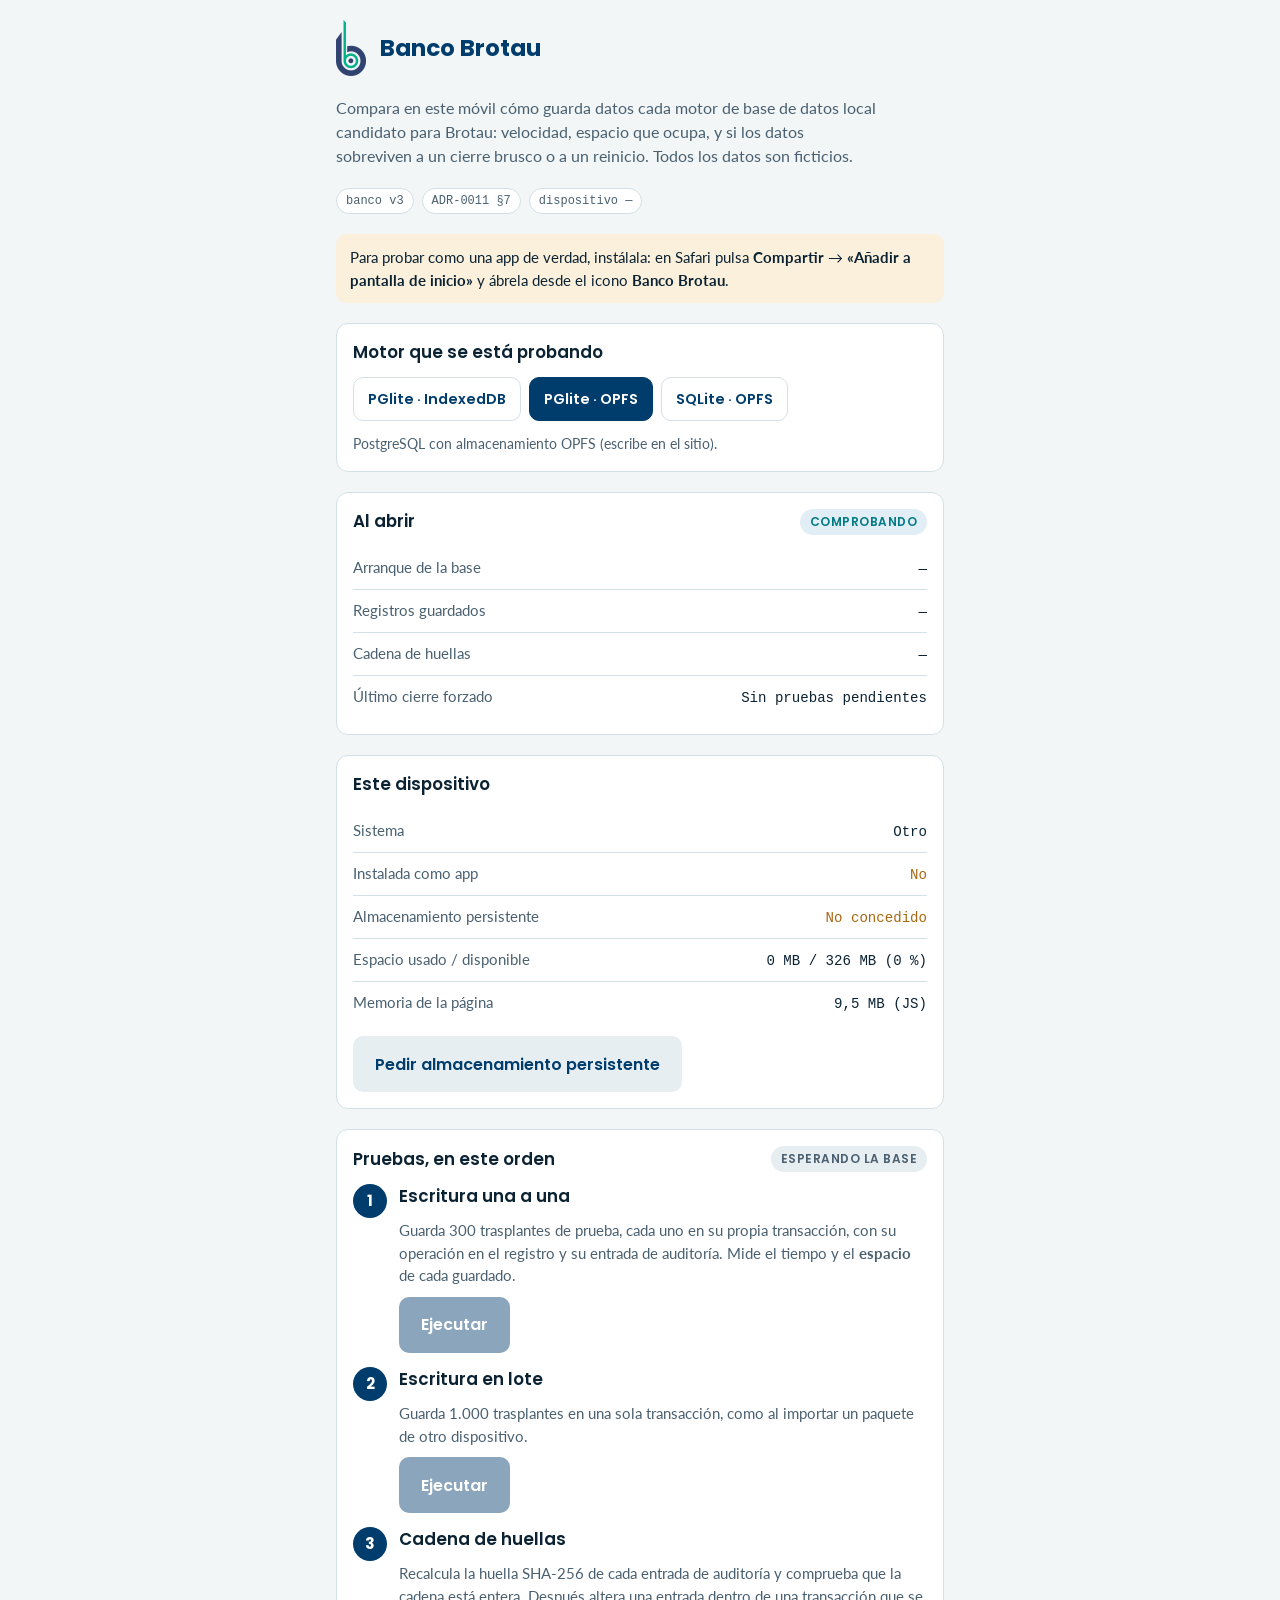
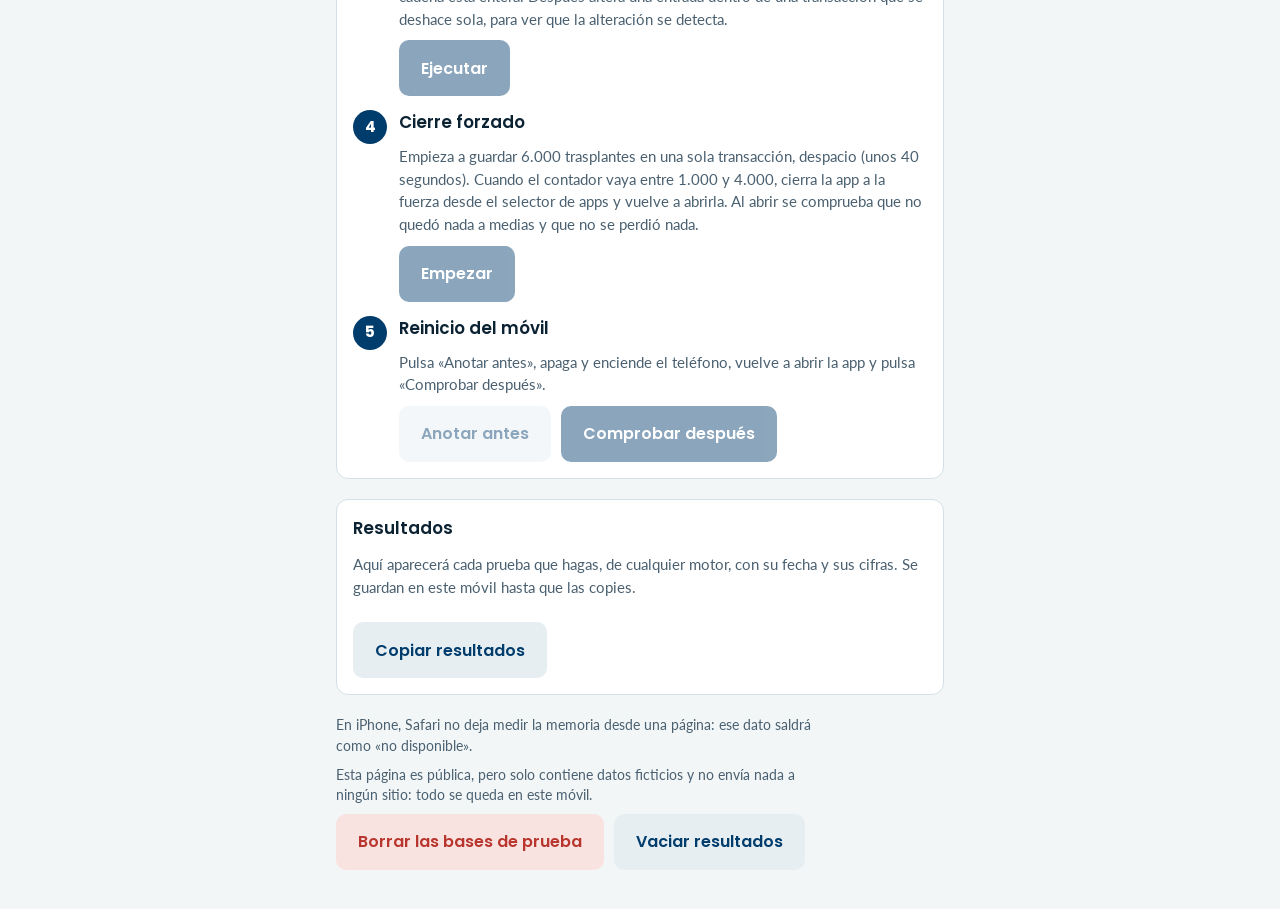
<file: index.html>
<!doctype html>
<html lang="es">
<head>
<meta charset="utf-8">
<meta name="viewport" content="width=device-width,initial-scale=1,viewport-fit=cover">
<title>Banco Brotau</title>
<meta name="description" content="Banco de pruebas de almacenamiento local de Brotau. Solo datos ficticios.">
<meta name="theme-color" content="#003C6C">
<meta name="apple-mobile-web-app-capable" content="yes">
<meta name="mobile-web-app-capable" content="yes">
<meta name="apple-mobile-web-app-title" content="Banco Brotau">
<meta name="apple-mobile-web-app-status-bar-style" content="default">
<link rel="manifest" href="manifest.webmanifest">
<link rel="apple-touch-icon" href="apple-touch-icon.png">
<link rel="icon" href="icono-192.png">
<link rel="preconnect" href="https://fonts.googleapis.com">
<link rel="preconnect" href="https://fonts.gstatic.com" crossorigin>
<link rel="stylesheet" href="https://fonts.googleapis.com/css2?family=Lato:wght@400;700&family=Poppins:wght@600;700&display=swap">
<style>
:root{padding-top:env(safe-area-inset-top,0px);padding-bottom:env(safe-area-inset-bottom,0px)}
body{margin:0} img{max-width:100%} [hidden]{display:none!important}

/* Layout: una columna estrecha de trabajo de campo; tarjetas solo donde hay estado que leer; botones de 56px para usar con guantes. */
:root{
  --bg:#F2F6F7; --surface:#FFFFFF; --ink:#0B2233; --muted:#4A6070; --line:#D4E0E6;
  --navy:#003C6C; --teal:#007A85; --pradera:#14A17A; --arena:#D8C3A5;
  --ok:#11845F; --warn:#A8670E; --bad:#B9362E;
  --ok-bg:#E3F3EC; --warn-bg:#FBF0DC; --bad-bg:#F9E3E1; --run-bg:#E2EEF5;
  --btn:#003C6C; --btn-fg:#FFFFFF; --btn2:#E6EEF2; --btn2-fg:#003C6C;
  --bar:#007A85;
  --f-display:'Poppins',system-ui,-apple-system,'Segoe UI',sans-serif;
  --f-body:'Lato',system-ui,-apple-system,'Segoe UI',Roboto,sans-serif;
  --f-mono:ui-monospace,'SF Mono',Menlo,Consolas,monospace;
}
@media (prefers-color-scheme: dark){:root:not([data-theme="light"]){
  --bg:#071621; --surface:#0D2231; --ink:#E6EEF2; --muted:#9DB2C0; --line:#1D3A4D;
  --navy:#7DB8E8; --teal:#46B9C4; --pradera:#3FC79B; --arena:#D8C3A5;
  --ok:#4CD3A2; --warn:#F0B355; --bad:#F2867C;
  --ok-bg:#0F3328; --warn-bg:#3A2A10; --bad-bg:#3D1916; --run-bg:#12324A;
  --btn:#1C6FA8; --btn-fg:#FFFFFF; --btn2:#16324A; --btn2-fg:#CFE4F3; --bar:#46B9C4; color-scheme:dark}}
:root[data-theme="dark"]{
  --bg:#071621; --surface:#0D2231; --ink:#E6EEF2; --muted:#9DB2C0; --line:#1D3A4D;
  --navy:#7DB8E8; --teal:#46B9C4; --pradera:#3FC79B; --arena:#D8C3A5;
  --ok:#4CD3A2; --warn:#F0B355; --bad:#F2867C;
  --ok-bg:#0F3328; --warn-bg:#3A2A10; --bad-bg:#3D1916; --run-bg:#12324A;
  --btn:#1C6FA8; --btn-fg:#FFFFFF; --btn2:#16324A; --btn2-fg:#CFE4F3; --bar:#46B9C4; color-scheme:dark}
*{box-sizing:border-box}
body{background:var(--bg);color:var(--ink);font-family:var(--f-body);font-size:16px;line-height:1.5}
.wrap{max-width:640px;margin:0 auto;padding-left:max(16px,env(safe-area-inset-left,0px));padding-right:max(16px,env(safe-area-inset-right,0px));padding-block:20px 48px;display:flex;flex-direction:column;gap:20px}
header{display:flex;gap:14px;align-items:center}
header img{width:30px;height:auto;flex:none}
h1{font-family:var(--f-display);font-weight:700;font-size:1.45rem;line-height:1.15;margin:0;color:var(--navy);text-wrap:balance}
h2{font-family:var(--f-display);font-weight:600;font-size:1.05rem;margin:0;color:var(--ink);text-wrap:balance}
p{margin:0}
.lead{color:var(--muted);max-width:60ch}
.chips{display:flex;flex-wrap:wrap;gap:8px}
.chip{font-family:var(--f-mono);font-size:.75rem;padding:3px 9px;border-radius:999px;border:1px solid var(--line);color:var(--muted);background:var(--surface)}
.card{background:var(--surface);border:1px solid var(--line);border-radius:12px;padding:16px;display:flex;flex-direction:column;gap:12px;min-width:0}
.card-head{display:flex;justify-content:space-between;align-items:center;gap:10px;flex-wrap:wrap}
.rows{display:flex;flex-direction:column;margin:0;padding:0}
.row{display:grid;grid-template-columns:minmax(0,1fr) minmax(0,1.35fr);gap:12px;padding:9px 0;border-top:1px solid var(--line);align-items:baseline}
.row:first-child{border-top:0}
.row dt{color:var(--muted);font-size:.92rem}
.row dd{margin:0;font-family:var(--f-mono);font-size:.88rem;text-align:right;font-variant-numeric:tabular-nums;overflow-wrap:anywhere}
.pill{font-family:var(--f-display);font-weight:600;font-size:.75rem;letter-spacing:.04em;text-transform:uppercase;padding:4px 10px;border-radius:999px;white-space:nowrap}
.pill.idle{background:var(--btn2);color:var(--muted)}
.pill.run{background:var(--run-bg);color:var(--teal)}
.pill.ok{background:var(--ok-bg);color:var(--ok)}
.pill.warn{background:var(--warn-bg);color:var(--warn)}
.pill.bad{background:var(--bad-bg);color:var(--bad)}
.v-ok{color:var(--ok)} .v-warn{color:var(--warn)} .v-bad{color:var(--bad)}
.steps{display:flex;flex-direction:column;gap:14px;counter-reset:paso;margin:0;padding:0;list-style:none}
.step{display:grid;grid-template-columns:34px minmax(0,1fr);gap:12px}
.step::before{counter-increment:paso;content:counter(paso);font-family:var(--f-display);font-weight:700;width:34px;height:34px;border-radius:50%;display:grid;place-items:center;background:var(--navy);color:var(--surface);font-size:.95rem}
.step-body{display:flex;flex-direction:column;gap:10px;min-width:0}
.step-body .desc{color:var(--muted);font-size:.94rem}
.btns{display:flex;flex-wrap:wrap;gap:10px}
button{font-family:var(--f-display);font-weight:600;font-size:1rem;min-height:56px;padding:0 22px;border-radius:10px;border:0;background:var(--btn);color:var(--btn-fg);cursor:pointer}
button.sec{background:var(--btn2);color:var(--btn2-fg)}
button.danger{background:var(--bad-bg);color:var(--bad)}
button:disabled{opacity:.45;cursor:not-allowed}
button:focus-visible{outline:3px solid var(--teal);outline-offset:2px}
.bar{height:8px;border-radius:999px;background:var(--btn2);overflow:hidden}
.bar>i{display:block;height:100%;width:0;background:var(--bar);transition:width .15s linear}
.out{font-family:var(--f-mono);font-size:.85rem;font-variant-numeric:tabular-nums;color:var(--ink);overflow-wrap:anywhere}
.out:empty{display:none}
.big{font-family:var(--f-mono);font-size:2rem;font-weight:700;color:var(--teal);font-variant-numeric:tabular-nums}
.notice{border-radius:10px;padding:12px 14px;font-size:.94rem}
.notice.warn{background:var(--warn-bg);color:var(--ink)}
.notice.bad{background:var(--bad-bg);color:var(--ink)}
.notice.ok{background:var(--ok-bg);color:var(--ink)}
.results{display:flex;flex-direction:column;gap:10px}
.res{border:1px solid var(--line);border-radius:10px;padding:10px 12px;display:flex;flex-direction:column;gap:4px;min-width:0}
.res-top{display:flex;justify-content:space-between;gap:8px;align-items:center;flex-wrap:wrap}
.res-top b{font-family:var(--f-display);font-weight:600;font-size:.92rem}
.res small{color:var(--muted);font-size:.8rem}
.empty{color:var(--muted);font-size:.94rem}
textarea{width:100%;min-height:120px;font-family:var(--f-mono);font-size:.75rem;border:1px solid var(--line);border-radius:8px;background:var(--bg);color:var(--ink);padding:8px}
.foot{color:var(--muted);font-size:.86rem;display:flex;flex-direction:column;gap:8px;max-width:62ch}
@media (prefers-reduced-motion: reduce){.bar>i{transition:none}}

.motores{display:flex;flex-wrap:wrap;gap:8px}
.motor{font-family:var(--f-display);font-weight:600;font-size:.9rem;text-decoration:none;padding:10px 14px;min-height:44px;display:inline-flex;align-items:center;border-radius:10px;border:1px solid var(--line);color:var(--btn2-fg);background:var(--surface)}
.motor.activo{background:var(--btn);color:var(--btn-fg);border-color:var(--btn)}
.motor:focus-visible{outline:3px solid var(--teal);outline-offset:2px}
.muted{color:var(--muted);font-size:.9rem}

</style>
</head>
<body>
<div class="wrap">
  <header>
    <img alt="" src="[data-uri]">
    <h1>Banco Brotau</h1>
  </header>
  <p class="lead">Compara en este móvil cómo guarda datos cada motor de base de datos local candidato para Brotau: velocidad, espacio que ocupa, y si los datos sobreviven a un cierre brusco o a un reinicio. Todos los datos son ficticios.</p>
  <div class="chips"><span class="chip">banco v3</span><span class="chip">ADR-0011 §7</span><span class="chip" id="chip-disp">dispositivo —</span></div>

  <div class="notice warn" id="aviso-instalar" hidden>Para probar como una app de verdad, instálala: en Safari pulsa <b>Compartir</b> → <b>«Añadir a pantalla de inicio»</b> y ábrela desde el icono <b>Banco Brotau</b>.</div>

  <section class="card" aria-labelledby="h-motor">
    <div class="card-head"><h2 id="h-motor">Motor que se está probando</h2></div>
    <nav class="motores" id="motores" aria-label="Motores"></nav>
    <p class="muted" id="motor-nota"></p>
  </section>

  <section class="card" aria-labelledby="h-abrir">
    <div class="card-head"><h2 id="h-abrir">Al abrir</h2><span class="pill run" id="st-abrir">Comprobando</span></div>
    <dl class="rows">
      <div class="row"><dt>Arranque de la base</dt><dd id="r-arranque">—</dd></div>
      <div class="row"><dt>Registros guardados</dt><dd id="r-filas">—</dd></div>
      <div class="row"><dt>Cadena de huellas</dt><dd id="r-cadena">—</dd></div>
      <div class="row"><dt>Último cierre forzado</dt><dd id="r-cierre">Sin pruebas pendientes</dd></div>
    </dl>
    <div class="notice bad" id="err-abrir" hidden></div>
  </section>

  <section class="card" aria-labelledby="h-disp">
    <div class="card-head"><h2 id="h-disp">Este dispositivo</h2></div>
    <dl class="rows">
      <div class="row"><dt>Sistema</dt><dd id="e-sistema">—</dd></div>
      <div class="row"><dt>Instalada como app</dt><dd id="e-instalada">—</dd></div>
      <div class="row"><dt>Almacenamiento persistente</dt><dd id="e-persist">—</dd></div>
      <div class="row"><dt>Espacio usado / disponible</dt><dd id="e-espacio">—</dd></div>
      <div class="row"><dt>Memoria de la página</dt><dd id="e-mem">—</dd></div>
    </dl>
    <div class="btns"><button class="sec" id="b-persist" type="button">Pedir almacenamiento persistente</button></div>
    <p class="out" id="o-persist"></p>
  </section>

  <section class="card" aria-labelledby="h-pruebas">
    <div class="card-head"><h2 id="h-pruebas">Pruebas, en este orden</h2><span class="pill idle" id="st-pruebas">Esperando la base</span></div>
    <ol class="steps">
      <li class="step"><div class="step-body">
        <h2>Escritura una a una</h2>
        <p class="desc">Guarda 300 trasplantes de prueba, cada uno en su propia transacción, con su operación en el registro y su entrada de auditoría. Mide el tiempo y el <b>espacio</b> de cada guardado.</p>
        <div class="btns"><button id="b-uno" type="button" disabled>Ejecutar</button></div>
        <div class="bar" hidden id="p-uno"><i></i></div>
        <p class="out" id="o-uno"></p>
      </div></li>
      <li class="step"><div class="step-body">
        <h2>Escritura en lote</h2>
        <p class="desc">Guarda 1.000 trasplantes en una sola transacción, como al importar un paquete de otro dispositivo.</p>
        <div class="btns"><button id="b-lote" type="button" disabled>Ejecutar</button></div>
        <div class="bar" hidden id="p-lote"><i></i></div>
        <p class="out" id="o-lote"></p>
      </div></li>
      <li class="step"><div class="step-body">
        <h2>Cadena de huellas</h2>
        <p class="desc">Recalcula la huella SHA-256 de cada entrada de auditoría y comprueba que la cadena está entera. Después altera una entrada dentro de una transacción que se deshace sola, para ver que la alteración se detecta.</p>
        <div class="btns"><button id="b-cadena" type="button" disabled>Ejecutar</button></div>
        <p class="out" id="o-cadena"></p>
      </div></li>
      <li class="step"><div class="step-body">
        <h2>Cierre forzado</h2>
        <p class="desc">Empieza a guardar 6.000 trasplantes en una sola transacción, despacio (unos 40 segundos). Cuando el contador vaya entre 1.000 y 4.000, cierra la app a la fuerza desde el selector de apps y vuelve a abrirla. Al abrir se comprueba que no quedó nada a medias y que no se perdió nada.</p>
        <div class="btns"><button id="b-cierre" type="button" disabled>Empezar</button></div>
        <div id="w-cierre" hidden>
          <div class="notice warn">Cierra la app ahora, antes de que el contador llegue a 6.000.</div>
          <p class="big" id="c-cierre">0</p>
        </div>
        <p class="out" id="o-cierre"></p>
      </div></li>
      <li class="step"><div class="step-body">
        <h2>Reinicio del móvil</h2>
        <p class="desc">Pulsa «Anotar antes», apaga y enciende el teléfono, vuelve a abrir la app y pulsa «Comprobar después».</p>
        <div class="btns"><button class="sec" id="b-antes" type="button" disabled>Anotar antes</button><button id="b-despues" type="button" disabled>Comprobar después</button></div>
        <p class="out" id="o-reinicio"></p>
      </div></li>
    </ol>
  </section>

  <section class="card" aria-labelledby="h-res">
    <div class="card-head"><h2 id="h-res">Resultados</h2><span class="muted" id="res-cuenta"></span></div>
    <p class="empty" id="res-vacio">Aquí aparecerá cada prueba que hagas, de cualquier motor, con su fecha y sus cifras. Se guardan en este móvil hasta que las copies.</p>
    <div class="results" id="res-lista"></div>
    <div class="btns"><button class="sec" id="b-copiar" type="button">Copiar resultados</button></div>
    <textarea id="t-copia" readonly hidden aria-label="Resultados en texto"></textarea>
    <p class="out" id="o-copiar"></p>
  </section>

  <section class="foot" aria-label="Notas">
    <p>En iPhone, Safari no deja medir la memoria desde una página: ese dato saldrá como «no disponible».</p>
    <p>Esta página es pública, pero solo contiene datos ficticios y no envía nada a ningún sitio: todo se queda en este móvil.</p>
    <div class="btns"><button class="danger" id="b-borrar" type="button">Borrar las bases de prueba</button><button class="sec" id="b-borrar-res" type="button">Vaciar resultados</button></div>
    <div id="w-borrar" hidden class="btns"><span>Se borran las bases de los tres motores en este móvil (los resultados se conservan).</span><button class="danger" id="b-borrar-si" type="button">Sí, borrar</button><button class="sec" id="b-borrar-no" type="button">Cancelar</button></div>
  </section>
</div>
<script type="module" src="app.js"></script>
</body>
</html>
</file>
